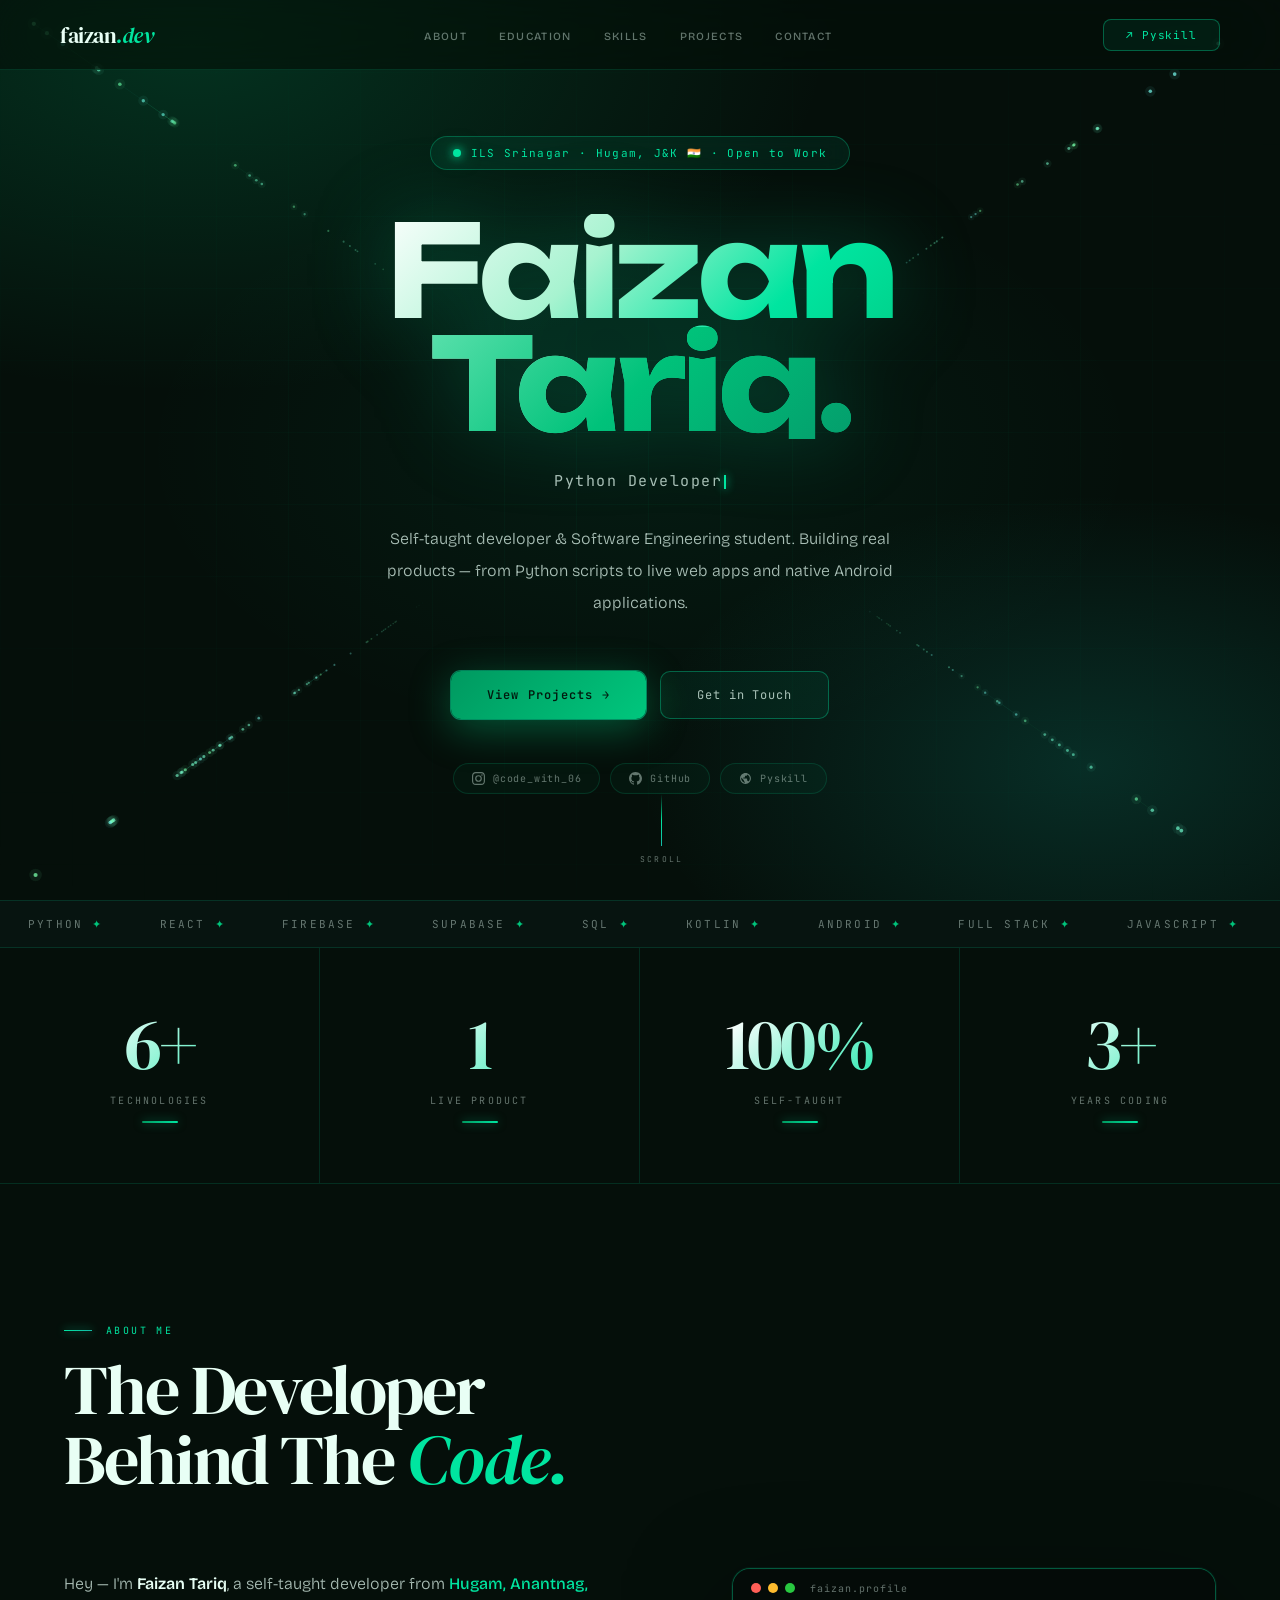
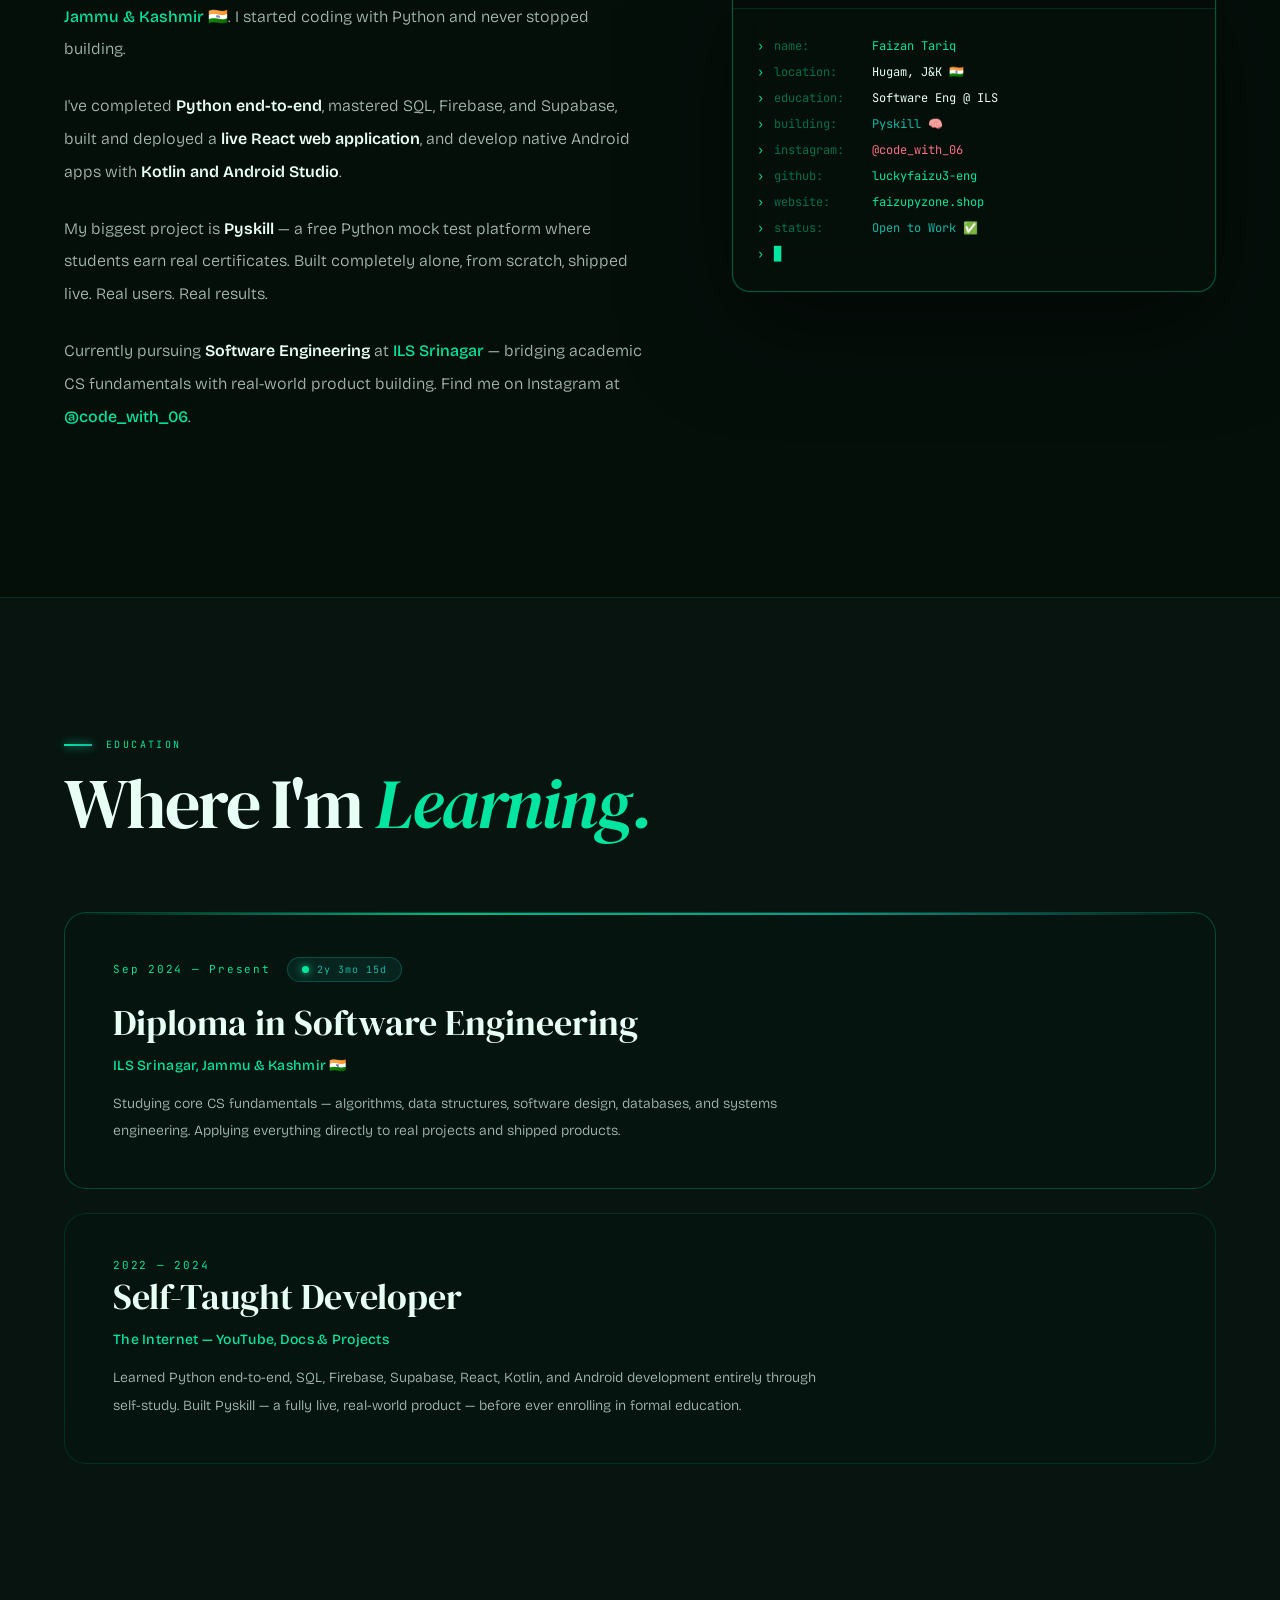
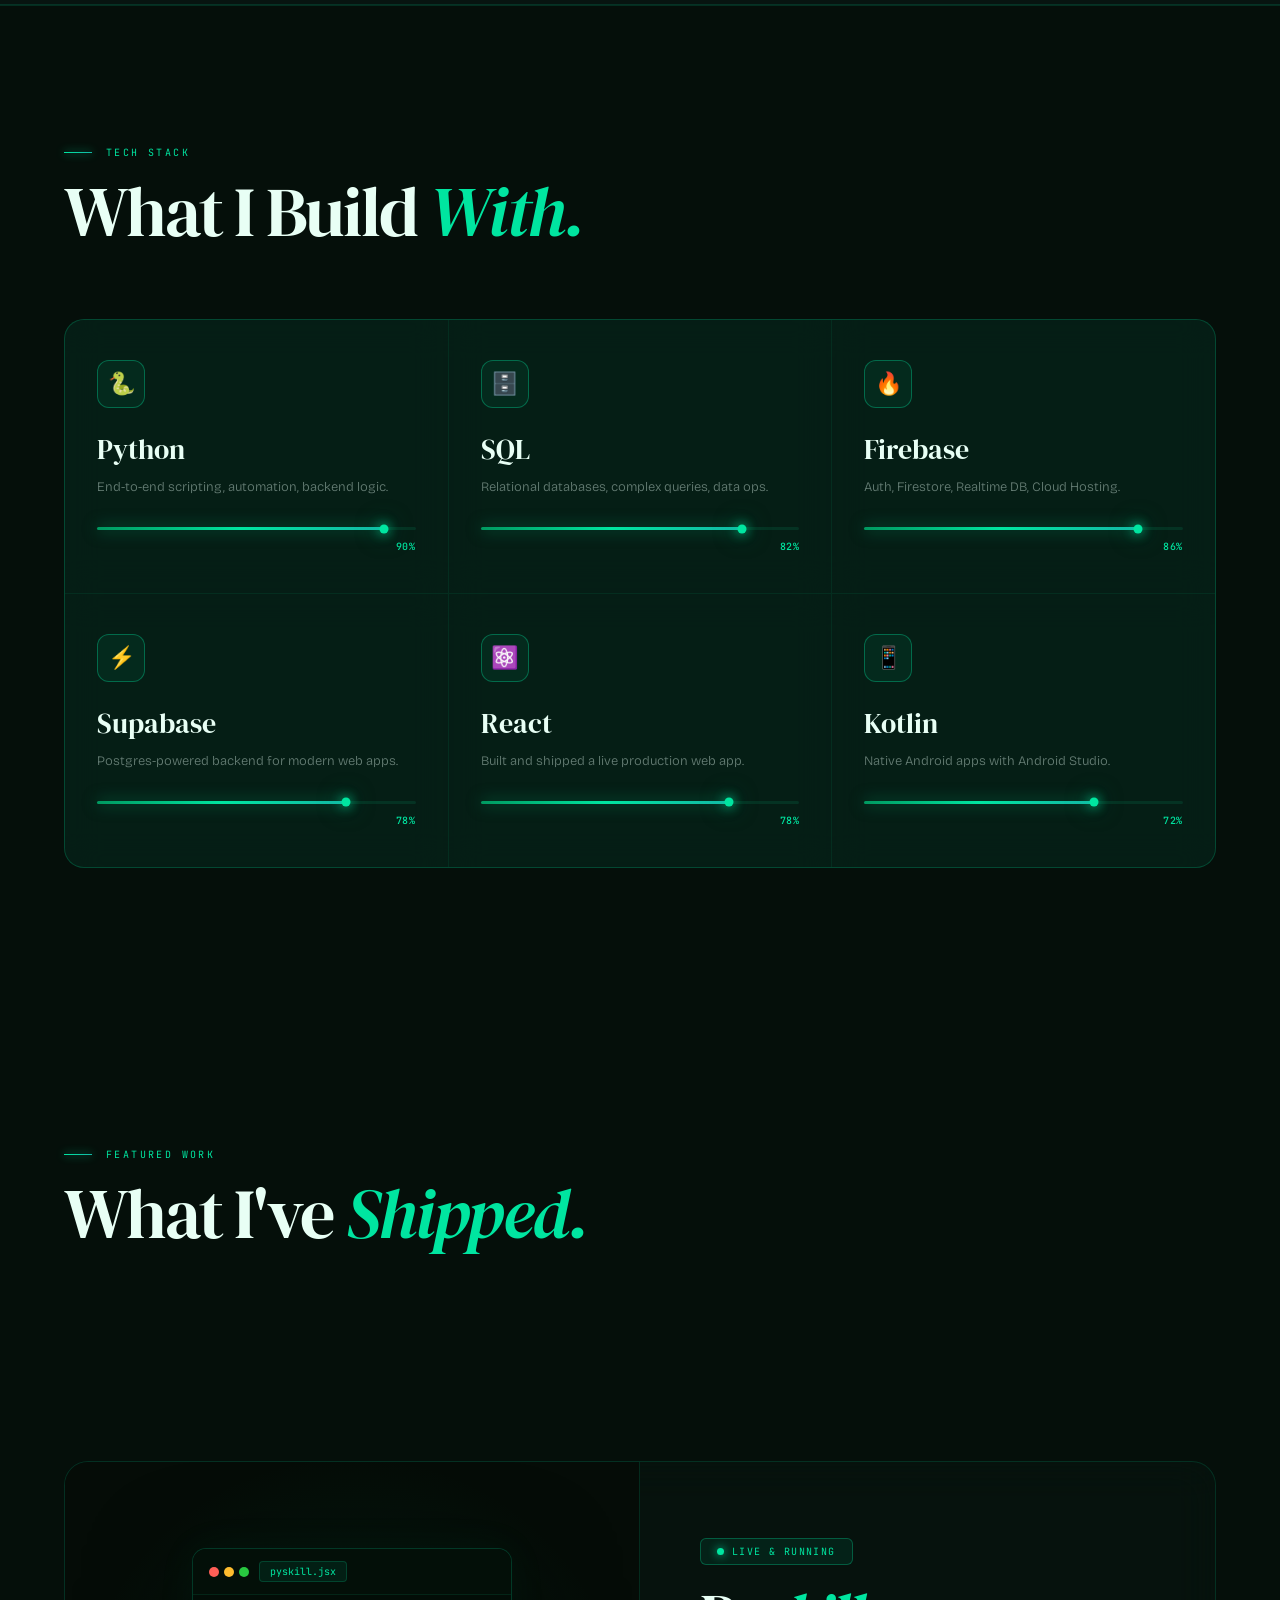
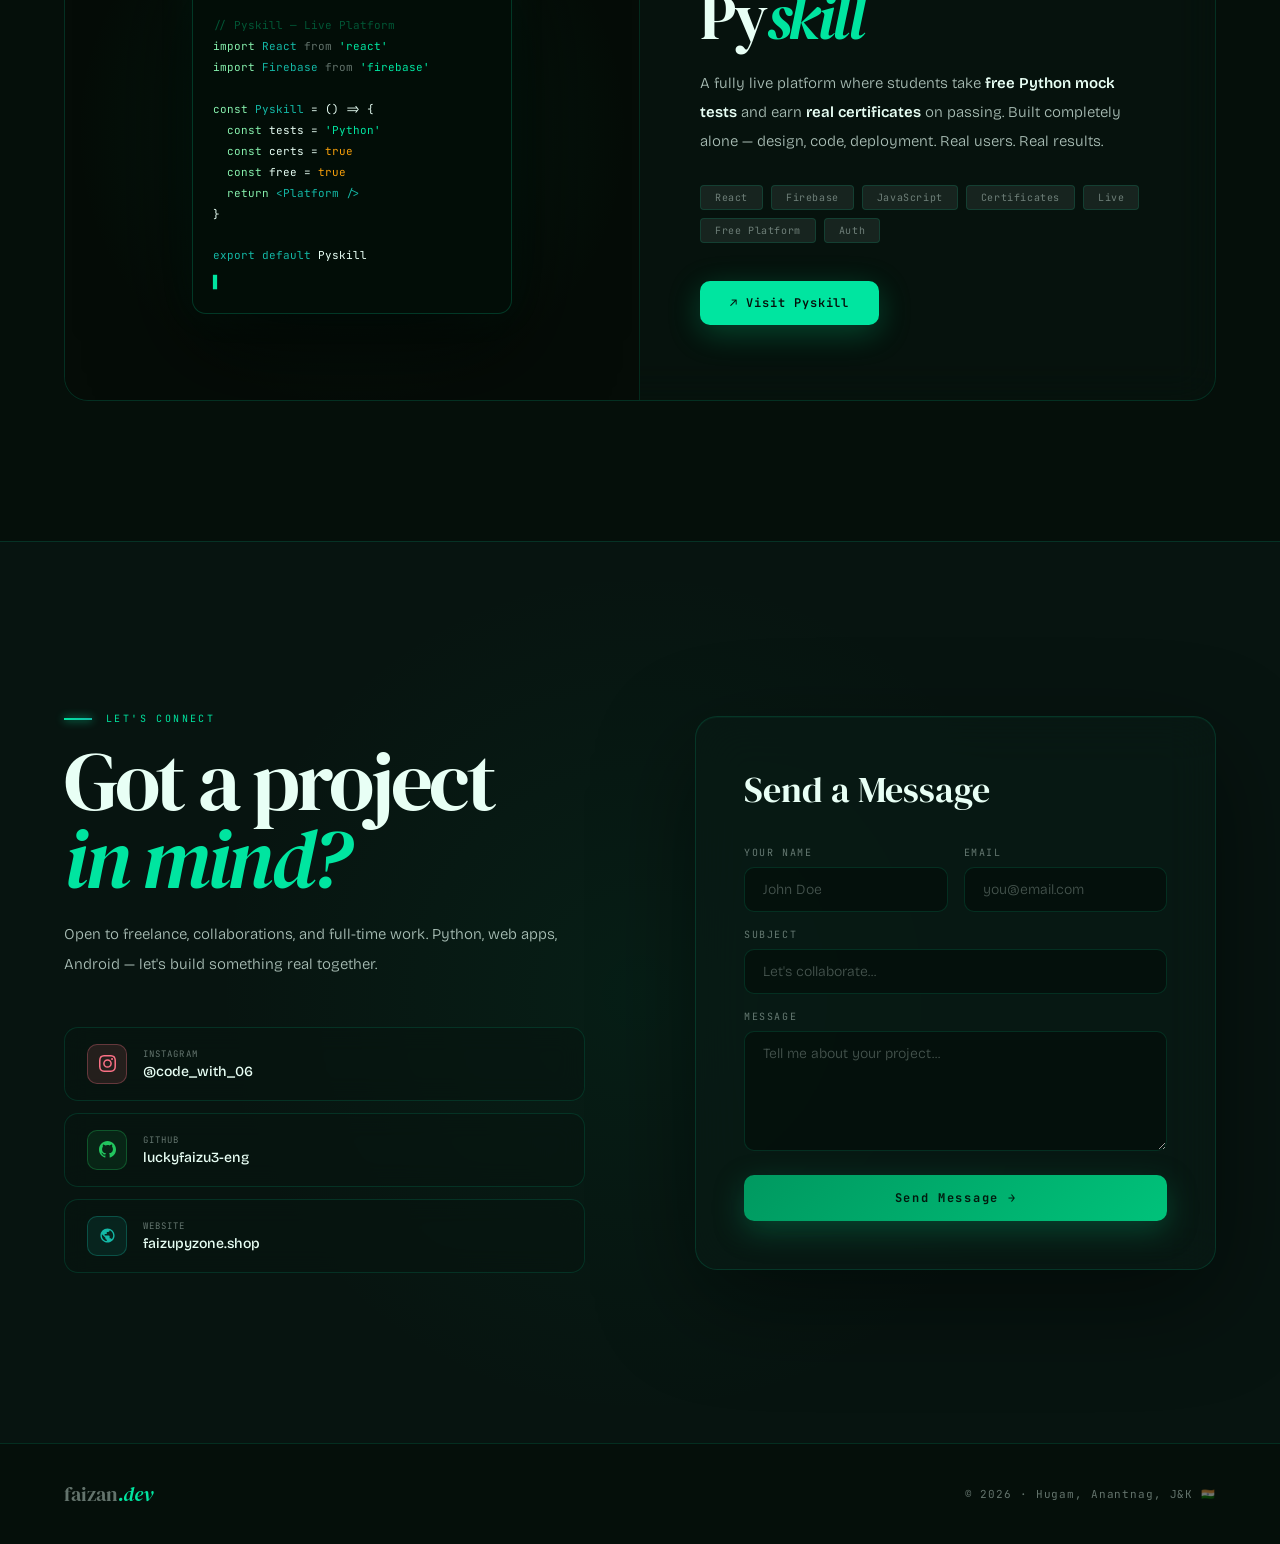
<file: index.html>
<!DOCTYPE html>
<html lang="en">
<head>
  <meta charset="UTF-8" />
  <meta name="viewport" content="width=device-width, initial-scale=1.0" />
  <title>Faizan Tariq — Developer</title>
  <link rel="stylesheet" href="style.css" />
  <link rel="preconnect" href="https://fonts.googleapis.com" />
  <link rel="preconnect" href="https://fonts.gstatic.com" crossorigin />
  <link href="https://fonts.googleapis.com/css2?family=Bricolage+Grotesque:opsz,wght@12..96,200;12..96,300;12..96,400;12..96,500;12..96,600;12..96,700;12..96,800&family=DM+Serif+Display:ital@0;1&family=JetBrains+Mono:wght@300;400;500&family=Unbounded:wght@900&display=swap" rel="stylesheet" />
</head>
<body>

  <!-- SCROLL PROGRESS -->
  <div class="spb" id="spb"></div>

  <!-- CANVAS (starfield) -->
  <canvas id="hero-canvas" class="hero-canvas"></canvas>

  <!-- NAV -->
  <nav class="nav" id="nav">
    <div class="nav-logo">faizan<span>.dev</span></div>
    <ul class="nav-links" id="nav-links">
      <li><a href="#about" class="nav-link-item">About</a></li>
      <li><a href="#education" class="nav-link-item">Education</a></li>
      <li><a href="#skills" class="nav-link-item">Skills</a></li>
      <li><a href="#projects" class="nav-link-item">Projects</a></li>
      <li><a href="#contact" class="nav-link-item">Contact</a></li>
    </ul>
    <div class="nav-right">
      <a href="https://faizupyzone.shop" target="_blank" rel="noreferrer" class="nav-btn">↗ Pyskill</a>
      <button class="hamburger" id="hamburger" aria-label="Toggle menu" aria-expanded="false">
        <span class="ham-line"></span>
        <span class="ham-line"></span>
        <span class="ham-line"></span>
      </button>
    </div>
  </nav>

  <!-- MOBILE MENU OVERLAY -->
  <div class="mob-overlay" id="mob-overlay">
    <div class="mob-menu" id="mob-menu">
      <ul class="mob-links">
        <li><a href="#about" class="mob-link">About</a></li>
        <li><a href="#education" class="mob-link">Education</a></li>
        <li><a href="#skills" class="mob-link">Skills</a></li>
        <li><a href="#projects" class="mob-link">Projects</a></li>
        <li><a href="#contact" class="mob-link">Contact</a></li>
      </ul>
      <a href="https://faizupyzone.shop" target="_blank" rel="noreferrer" class="mob-cta">↗ Visit Pyskill</a>
      <div class="mob-socials">
        <a href="https://instagram.com/code_with_06" target="_blank" rel="noreferrer" class="mob-soc">Instagram @code_with_06</a>
        <a href="https://github.com/luckyfaizu3-eng" target="_blank" rel="noreferrer" class="mob-soc">GitHub luckyfaizu3-eng</a>
      </div>
    </div>
  </div>

  <!-- HERO -->
  <section class="hero" id="home">
    <div class="hero-mesh"></div>
    <div class="hero-grid"></div>
    <div class="hero-content">
      <div class="hero-pill">
        <span class="pill-dot"></span>
        ILS Srinagar · Hugam, J&amp;K 🇮🇳 · Open to Work
      </div>
      <h1 class="hero-name">
        Faizan
        <span class="line2">Tariq.</span>
      </h1>
      <div class="hero-role">
        <span id="typed-word"></span><span class="tcur"></span>
      </div>
      <p class="hero-sub">
        Self-taught developer &amp; Software Engineering student. Building real products — from Python scripts to live web apps and native Android applications.
      </p>
      <div class="hero-btns">
        <a href="#projects" class="btn-primary">View Projects →</a>
        <a href="#contact" class="btn-secondary">Get in Touch</a>
      </div>
      <div class="hero-socials">
        <a href="https://instagram.com/code_with_06" target="_blank" rel="noreferrer" class="soc">
          <svg viewBox="0 0 24 24" fill="currentColor"><path d="M12 2.163c3.204 0 3.584.012 4.85.07 3.252.148 4.771 1.691 4.919 4.919.058 1.265.069 1.645.069 4.849 0 3.205-.012 3.584-.069 4.849-.149 3.225-1.664 4.771-4.919 4.919-1.266.058-1.644.07-4.85.07-3.204 0-3.584-.012-4.849-.07-3.26-.149-4.771-1.699-4.919-4.92-.058-1.265-.07-1.644-.07-4.849 0-3.204.013-3.583.07-4.849.149-3.227 1.664-4.771 4.919-4.919 1.266-.057 1.645-.069 4.849-.069zM12 0C8.741 0 8.333.014 7.053.072 2.695.272.273 2.69.073 7.052.014 8.333 0 8.741 0 12c0 3.259.014 3.668.072 4.948.2 4.358 2.618 6.78 6.98 6.98C8.333 23.986 8.741 24 12 24c3.259 0 3.668-.014 4.948-.072 4.354-.2 6.782-2.618 6.979-6.98.059-1.28.073-1.689.073-4.948 0-3.259-.014-3.667-.072-4.947-.196-4.354-2.617-6.78-6.979-6.98C15.668.014 15.259 0 12 0zm0 5.838a6.162 6.162 0 1 0 0 12.324 6.162 6.162 0 0 0 0-12.324zM12 16a4 4 0 1 1 0-8 4 4 0 0 1 0 8zm6.406-11.845a1.44 1.44 0 1 0 0 2.881 1.44 1.44 0 0 0 0-2.881z"/></svg>
          @code_with_06
        </a>
        <a href="https://github.com/luckyfaizu3-eng" target="_blank" rel="noreferrer" class="soc">
          <svg viewBox="0 0 24 24" fill="currentColor"><path d="M12 0C5.374 0 0 5.373 0 12c0 5.302 3.438 9.8 8.207 11.387.599.111.793-.261.793-.577v-2.234c-3.338.726-4.033-1.416-4.033-1.416-.546-1.387-1.333-1.756-1.333-1.756-1.089-.745.083-.729.083-.729 1.205.084 1.839 1.237 1.839 1.237 1.07 1.834 2.807 1.304 3.492.997.107-.775.418-1.305.762-1.604-2.665-.305-5.467-1.334-5.467-5.931 0-1.311.469-2.381 1.236-3.221-.124-.303-.535-1.524.117-3.176 0 0 1.008-.322 3.301 1.23A11.509 11.509 0 0 1 12 5.803c1.02.005 2.047.138 3.006.404 2.291-1.552 3.297-1.23 3.297-1.23.653 1.653.242 2.874.118 3.176.77.84 1.235 1.911 1.235 3.221 0 4.609-2.807 5.624-5.479 5.921.43.372.823 1.102.823 2.222v3.293c0 .319.192.694.801.576C20.566 21.797 24 17.3 24 12c0-6.627-5.373-12-12-12z"/></svg>
          GitHub
        </a>
        <a href="https://faizupyzone.shop" target="_blank" rel="noreferrer" class="soc">
          <svg viewBox="0 0 24 24" fill="currentColor"><path d="M12 2C6.48 2 2 6.48 2 12s4.48 10 10 10 10-4.48 10-10S17.52 2 12 2zm-1 17.93c-3.95-.49-7-3.85-7-7.93 0-.62.08-1.21.21-1.79L9 15v1c0 1.1.9 2 2 2v1.93zm6.9-2.54c-.26-.81-1-1.39-1.9-1.39h-1v-3c0-.55-.45-1-1-1H8v-2h2c.55 0 1-.45 1-1V7h2c1.1 0 2-.9 2-2v-.41c2.93 1.19 5 4.06 5 7.41 0 2.08-.8 3.97-2.1 5.39z"/></svg>
          Pyskill
        </a>
      </div>
    </div>
    <div class="scroll-ind">
      <div class="scroll-line"></div>
      <span class="scroll-lbl">Scroll</span>
    </div>
  </section>

  <!-- MARQUEE -->
  <div class="marq">
    <div class="marq-track" id="marq-track"></div>
  </div>

  <!-- STATS -->
  <div class="stats">
    <div class="stat">
      <div class="stat-n" data-target="6" data-suffix="+">0+</div>
      <div class="stat-l">Technologies</div>
      <div class="stat-bar"></div>
    </div>
    <div class="stat">
      <div class="stat-n" data-target="1" data-suffix="">0</div>
      <div class="stat-l">Live Product</div>
      <div class="stat-bar"></div>
    </div>
    <div class="stat">
      <div class="stat-n" data-target="100" data-suffix="%">0%</div>
      <div class="stat-l">Self-Taught</div>
      <div class="stat-bar"></div>
    </div>
    <div class="stat">
      <div class="stat-n" data-target="3" data-suffix="+">0+</div>
      <div class="stat-l">Years Coding</div>
      <div class="stat-bar"></div>
    </div>
  </div>

  <!-- ABOUT -->
  <section id="about">
    <div class="sec">
      <div class="stag rv">About Me</div>
      <h2 class="sh rv d1">The Developer<br />Behind The <em>Code.</em></h2>
      <div class="about-grid">
        <div class="about-copy rvl d2">
          <p>Hey — I'm <strong>Faizan Tariq</strong>, a self-taught developer from <span class="hl">Hugam, Anantnag, Jammu &amp; Kashmir 🇮🇳</span>. I started coding with Python and never stopped building.</p>
          <p>I've completed <strong>Python end-to-end</strong>, mastered SQL, Firebase, and Supabase, built and deployed a <strong>live React web application</strong>, and develop native Android apps with <strong>Kotlin and Android Studio</strong>.</p>
          <p>My biggest project is <strong>Pyskill</strong> — a free Python mock test platform where students earn real certificates. Built completely alone, from scratch, shipped live. Real users. Real results.</p>
          <p>Currently pursuing <strong>Software Engineering</strong> at <span class="hl">ILS Srinagar</span> — bridging academic CS fundamentals with real-world product building. Find me on Instagram at <span class="hl">@code_with_06</span>.</p>
        </div>
        <div class="term rvr d3">
          <div class="term-bar">
            <span class="tdot" style="background:#ff5f57"></span>
            <span class="tdot" style="background:#febc2e"></span>
            <span class="tdot" style="background:#28c840"></span>
            <span class="tttl">faizan.profile</span>
          </div>
          <div class="term-body">
            <div class="tl"><span class="tp">›</span><span class="tk">name:</span><span class="tv tc">Faizan Tariq</span></div>
            <div class="tl"><span class="tp">›</span><span class="tk">location:</span><span class="tv">Hugam, J&amp;K 🇮🇳</span></div>
            <div class="tl"><span class="tp">›</span><span class="tk">education:</span><span class="tv">Software Eng @ ILS</span></div>
            <div class="tl"><span class="tp">›</span><span class="tk">building:</span><span class="tv tg">Pyskill 🧠</span></div>
            <div class="tl"><span class="tp">›</span><span class="tk">instagram:</span><span class="tv tr">@code_with_06</span></div>
            <div class="tl"><span class="tp">›</span><span class="tk">github:</span><span class="tv tc">luckyfaizu3-eng</span></div>
            <div class="tl"><span class="tp">›</span><span class="tk">website:</span><span class="tv tc">faizupyzone.shop</span></div>
            <div class="tl"><span class="tp">›</span><span class="tk">status:</span><span class="tv tg">Open to Work ✅</span></div>
            <div class="tl"><span class="tp">›</span><span class="tcursor">█</span></div>
          </div>
        </div>
      </div>
    </div>
  </section>

  <!-- EDUCATION -->
  <div class="edu-wrap" id="education">
    <div class="edu-inner">
      <div class="stag rv">Education</div>
      <h2 class="sh rv d1">Where I'm <em>Learning.</em></h2>
      <div class="edu-tl">
        <div class="edu-item rv d2">
          <div class="edu-yr-row">
            <span class="edu-yr">Sep 2024 — Present</span>
            <span class="edu-timer">
              <span class="timer-dot"></span>
              <span id="edu-elapsed">1y 7mo</span>
            </span>
          </div>
          <div class="edu-deg">Diploma in Software Engineering</div>
          <div class="edu-sch">ILS Srinagar, Jammu &amp; Kashmir 🇮🇳</div>
          <div class="edu-dsc">Studying core CS fundamentals — algorithms, data structures, software design, databases, and systems engineering. Applying everything directly to real projects and shipped products.</div>
        </div>
        <div class="edu-item rv d3">
          <div class="edu-yr">2022 — 2024</div>
          <div class="edu-deg">Self-Taught Developer</div>
          <div class="edu-sch">The Internet — YouTube, Docs &amp; Projects</div>
          <div class="edu-dsc">Learned Python end-to-end, SQL, Firebase, Supabase, React, Kotlin, and Android development entirely through self-study. Built Pyskill — a fully live, real-world product — before ever enrolling in formal education.</div>
        </div>
      </div>
    </div>
  </div>

  <!-- SKILLS -->
  <div class="skills-bg" id="skills">
    <div class="skills-inner">
      <div class="stag rv">Tech Stack</div>
      <h2 class="sh rv d1">What I Build <em>With.</em></h2>
      <div class="sk-grid">
        <div class="sk-card rv" data-bars style="transition-delay:0s">
          <div class="sk-ico">🐍</div>
          <div class="sk-nm">Python</div>
          <div class="sk-ds">End-to-end scripting, automation, backend logic.</div>
          <div class="sk-tr"><div class="sk-fl" data-level="90"></div></div>
          <div class="sk-pc">90%</div>
        </div>
        <div class="sk-card rv" data-bars style="transition-delay:0.08s">
          <div class="sk-ico">🗄️</div>
          <div class="sk-nm">SQL</div>
          <div class="sk-ds">Relational databases, complex queries, data ops.</div>
          <div class="sk-tr"><div class="sk-fl" data-level="82"></div></div>
          <div class="sk-pc">82%</div>
        </div>
        <div class="sk-card rv" data-bars style="transition-delay:0.16s">
          <div class="sk-ico">🔥</div>
          <div class="sk-nm">Firebase</div>
          <div class="sk-ds">Auth, Firestore, Realtime DB, Cloud Hosting.</div>
          <div class="sk-tr"><div class="sk-fl" data-level="86"></div></div>
          <div class="sk-pc">86%</div>
        </div>
        <div class="sk-card rv" data-bars style="transition-delay:0.24s">
          <div class="sk-ico">⚡</div>
          <div class="sk-nm">Supabase</div>
          <div class="sk-ds">Postgres-powered backend for modern web apps.</div>
          <div class="sk-tr"><div class="sk-fl" data-level="78"></div></div>
          <div class="sk-pc">78%</div>
        </div>
        <div class="sk-card rv" data-bars style="transition-delay:0.32s">
          <div class="sk-ico">⚛️</div>
          <div class="sk-nm">React</div>
          <div class="sk-ds">Built and shipped a live production web app.</div>
          <div class="sk-tr"><div class="sk-fl" data-level="78"></div></div>
          <div class="sk-pc">78%</div>
        </div>
        <div class="sk-card rv" data-bars style="transition-delay:0.40s">
          <div class="sk-ico">📱</div>
          <div class="sk-nm">Kotlin</div>
          <div class="sk-ds">Native Android apps with Android Studio.</div>
          <div class="sk-tr"><div class="sk-fl" data-level="72"></div></div>
          <div class="sk-pc">72%</div>
        </div>
      </div>
    </div>
  </div>

  <!-- PROJECTS -->
  <section id="projects">
    <div class="sec">
      <div class="stag rv">Featured Work</div>
      <h2 class="sh rv d1">What I've <em>Shipped.</em></h2>
    </div>
    <div class="proj-sec">
      <div class="proj-card rv">
        <div class="proj-vis">
          <div class="code-win">
            <div class="cw-bar">
              <div class="cwdots">
                <span class="cwdot" style="background:#ff5f57"></span>
                <span class="cwdot" style="background:#febc2e"></span>
                <span class="cwdot" style="background:#28c840"></span>
              </div>
              <span class="cwtab">pyskill.jsx</span>
            </div>
            <div class="cw-body">
              <div><span class="cc">// Pyskill — Live Platform</span></div>
              <div><span class="ck">import</span> <span class="cf">React</span> <span class="cm">from</span> <span class="cs">'react'</span></div>
              <div><span class="ck">import</span> <span class="cf">Firebase</span> <span class="cm">from</span> <span class="cs">'firebase'</span></div>
              <br/>
              <div><span class="ck">const</span> <span class="cf">Pyskill</span> = () =&gt; {</div>
              <div class="indent"><span class="ck">const</span> tests = <span class="cs">'Python'</span></div>
              <div class="indent"><span class="ck">const</span> certs = <span class="cn">true</span></div>
              <div class="indent"><span class="ck">const</span> free = <span class="cn">true</span></div>
              <div class="indent"><span class="ck">return</span> <span class="cf">&lt;Platform /&gt;</span></div>
              <div>}</div>
              <br/>
              <div><span class="cf">export default</span> Pyskill</div>
              <div class="code-cursor">▋</div>
            </div>
          </div>
        </div>
        <div class="proj-info">
          <div class="live-badge"><span class="lb-dot"></span>Live &amp; Running</div>
          <h3 class="proj-ttl">Py<em>skill</em></h3>
          <p class="proj-dsc">A fully live platform where students take <strong>free Python mock tests</strong> and earn <strong>real certificates</strong> on passing. Built completely alone — design, code, deployment. Real users. Real results.</p>
          <div class="tags">
            <span class="tag">React</span>
            <span class="tag">Firebase</span>
            <span class="tag">JavaScript</span>
            <span class="tag">Certificates</span>
            <span class="tag">Live</span>
            <span class="tag">Free Platform</span>
            <span class="tag">Auth</span>
          </div>
          <a href="https://faizupyzone.shop" target="_blank" rel="noreferrer" class="proj-lnk">↗ Visit Pyskill</a>
        </div>
      </div>
    </div>
  </section>

  <!-- CONTACT -->
  <div class="contact-bg" id="contact">
    <div class="contact-inner">
      <div>
        <div class="stag rv">Let's Connect</div>
        <h2 class="contact-h rv d1">Got a project<br /><em>in mind?</em></h2>
        <p class="contact-sub rv d2">Open to freelance, collaborations, and full-time work. Python, web apps, Android — let's build something real together.</p>
        <div class="c-links rv d3">
          <a href="https://instagram.com/code_with_06" target="_blank" rel="noreferrer" class="c-link">
            <div class="c-ico" style="background:rgba(251,113,133,0.12);border:1px solid rgba(251,113,133,0.3)">
              <svg viewBox="0 0 24 24" fill="#fb7185"><path d="M12 2.163c3.204 0 3.584.012 4.85.07 3.252.148 4.771 1.691 4.919 4.919.058 1.265.069 1.645.069 4.849 0 3.205-.012 3.584-.069 4.849-.149 3.225-1.664 4.771-4.919 4.919-1.266.058-1.644.07-4.85.07-3.204 0-3.584-.012-4.849-.07-3.26-.149-4.771-1.699-4.919-4.92-.058-1.265-.07-1.644-.07-4.849 0-3.204.013-3.583.07-4.849.149-3.227 1.664-4.771 4.919-4.919 1.266-.057 1.645-.069 4.849-.069zM12 0C8.741 0 8.333.014 7.053.072 2.695.272.273 2.69.073 7.052.014 8.333 0 8.741 0 12c0 3.259.014 3.668.072 4.948.2 4.358 2.618 6.78 6.98 6.98C8.333 23.986 8.741 24 12 24c3.259 0 3.668-.014 4.948-.072 4.354-.2 6.782-2.618 6.979-6.98.059-1.28.073-1.689.073-4.948 0-3.259-.014-3.667-.072-4.947-.196-4.354-2.617-6.78-6.979-6.98C15.668.014 15.259 0 12 0zm0 5.838a6.162 6.162 0 1 0 0 12.324 6.162 6.162 0 0 0 0-12.324zM12 16a4 4 0 1 1 0-8 4 4 0 0 1 0 8zm6.406-11.845a1.44 1.44 0 1 0 0 2.881 1.44 1.44 0 0 0 0-2.881z"/></svg>
            </div>
            <div><div class="c-lbl">Instagram</div><div class="c-val">@code_with_06</div></div>
          </a>
          <a href="https://github.com/luckyfaizu3-eng" target="_blank" rel="noreferrer" class="c-link">
            <div class="c-ico" style="background:rgba(34,197,94,0.1);border:1px solid rgba(34,197,94,0.3)">
              <svg viewBox="0 0 24 24" fill="#22c55e"><path d="M12 0C5.374 0 0 5.373 0 12c0 5.302 3.438 9.8 8.207 11.387.599.111.793-.261.793-.577v-2.234c-3.338.726-4.033-1.416-4.033-1.416-.546-1.387-1.333-1.756-1.333-1.756-1.089-.745.083-.729.083-.729 1.205.084 1.839 1.237 1.839 1.237 1.07 1.834 2.807 1.304 3.492.997.107-.775.418-1.305.762-1.604-2.665-.305-5.467-1.334-5.467-5.931 0-1.311.469-2.381 1.236-3.221-.124-.303-.535-1.524.117-3.176 0 0 1.008-.322 3.301 1.23A11.509 11.509 0 0 1 12 5.803c1.02.005 2.047.138 3.006.404 2.291-1.552 3.297-1.23 3.297-1.23.653 1.653.242 2.874.118 3.176.77.84 1.235 1.911 1.235 3.221 0 4.609-2.807 5.624-5.479 5.921.43.372.823 1.102.823 2.222v3.293c0 .319.192.694.801.576C20.566 21.797 24 17.3 24 12c0-6.627-5.373-12-12-12z"/></svg>
            </div>
            <div><div class="c-lbl">GitHub</div><div class="c-val">luckyfaizu3-eng</div></div>
          </a>
          <a href="https://faizupyzone.shop" target="_blank" rel="noreferrer" class="c-link">
            <div class="c-ico" style="background:rgba(20,184,166,0.1);border:1px solid rgba(20,184,166,0.3)">
              <svg viewBox="0 0 24 24" fill="#14b8a6"><path d="M12 2C6.48 2 2 6.48 2 12s4.48 10 10 10 10-4.48 10-10S17.52 2 12 2zm-1 17.93c-3.95-.49-7-3.85-7-7.93 0-.62.08-1.21.21-1.79L9 15v1c0 1.1.9 2 2 2v1.93zm6.9-2.54c-.26-.81-1-1.39-1.9-1.39h-1v-3c0-.55-.45-1-1-1H8v-2h2c.55 0 1-.45 1-1V7h2c1.1 0 2-.9 2-2v-.41c2.93 1.19 5 4.06 5 7.41 0 2.08-.8 3.97-2.1 5.39z"/></svg>
            </div>
            <div><div class="c-lbl">Website</div><div class="c-val">faizupyzone.shop</div></div>
          </a>
        </div>
      </div>
      <div class="rvr d2">
        <div class="fc" id="contact-form-wrap">
          <div class="fc-ttl">Send a Message</div>
          <div class="frow">
            <div class="fg"><label class="fl">Your Name</label><input class="fi" id="f-name" placeholder="John Doe" /></div>
            <div class="fg"><label class="fl">Email</label><input class="fi" id="f-email" type="email" placeholder="you@email.com" /></div>
          </div>
          <div class="fg"><label class="fl">Subject</label><input class="fi" id="f-subject" placeholder="Let's collaborate..." /></div>
          <div class="fg"><label class="fl">Message</label><textarea class="fi" id="f-message" placeholder="Tell me about your project..."></textarea></div>
          <div class="ferr" id="f-err" style="display:none"></div>
          <button class="fsub" id="f-submit">Send Message →</button>
        </div>
      </div>
    </div>
  </div>

  <!-- FOOTER -->
  <footer class="footer">
    <div class="footer-logo">faizan<span>.dev</span></div>
    <div class="footer-r">© 2026 · Hugam, Anantnag, J&amp;K 🇮🇳</div>
  </footer>

  <script src="script.js"></script>
</body>
</html>
</file>
<file: style.css>
/* ── RESET & ROOT ── */
*, *::before, *::after { box-sizing: border-box; margin: 0; padding: 0; }
html { scroll-behavior: smooth; }

:root {
  --bg:      #050f0a;
  --bg2:     #071410;
  --bg3:     #091a14;
  --bg4:     #0c2018;
  --c1:      #e8fff5;
  --c2:      #00e5a0;
  --c3:      #00c27a;
  --c4:      #009960;
  --teal:    #14b8a6;
  --teal2:   #0d9488;
  --lime:    #84cc16;
  --amber:   #f59e0b;
  --coral:   #f97316;
  --cyan:    #06b6d4;
  --muted:   rgba(232,255,245,0.72);
  --muted2:  rgba(232,255,245,0.42);
  --muted3:  rgba(232,255,245,0.08);
  --border:  rgba(0,229,160,0.14);
  --border2: rgba(0,229,160,0.35);
  --glass:   rgba(7,20,16,0.6);
  --glass2:  rgba(9,26,20,0.75);
  --serif:   'DM Serif Display', Georgia, serif;
  --sans:    'Bricolage Grotesque', sans-serif;
  --mono:    'JetBrains Mono', monospace;
}

body {
  background: var(--bg);
  color: var(--c1);
  font-family: var(--sans);
  overflow-x: hidden;
  -webkit-font-smoothing: antialiased;
}

::selection { background: rgba(0,229,160,0.35); color: #fff; }
::-webkit-scrollbar { width: 3px; }
::-webkit-scrollbar-track { background: var(--bg); }
::-webkit-scrollbar-thumb { background: linear-gradient(var(--c3), var(--teal)); border-radius: 10px; }
a { text-decoration: none; color: inherit; }

/* ── SCROLL PROGRESS ── */
.spb {
  position: fixed; top: 0; left: 0; height: 3px; width: 0;
  background: linear-gradient(90deg, var(--c4), var(--c2), var(--teal), var(--lime));
  background-size: 300% 100%;
  animation: gradShift 3s linear infinite;
  z-index: 9999;
  transition: width .06s linear;
  box-shadow: 0 0 18px var(--c2), 0 0 36px rgba(0,229,160,0.4);
}
@keyframes gradShift { 0%{background-position:0% 50%} 100%{background-position:300% 50%} }

/* ── NAV ── */
.nav {
  position: fixed; top: 0; width: 100%; z-index: 1000;
  padding: 0 60px; height: 70px;
  display: flex; justify-content: space-between; align-items: center;
  background: rgba(5,15,10,0.65);
  backdrop-filter: blur(40px) saturate(200%);
  border-bottom: 1px solid var(--border);
  transition: all .4s cubic-bezier(.16,1,.3,1);
}
.nav.scrolled { height: 58px; background: rgba(5,15,10,0.9); border-bottom-color: var(--border2); }
.nav-logo { font-family: var(--serif); font-size: 22px; color: var(--c1); letter-spacing: -.02em; }
.nav-logo span { color: var(--c2); font-style: italic; }

.nav-links { display: flex; gap: 32px; list-style: none; }
.nav-links a {
  font-size: 11px; font-weight: 500;
  color: var(--muted2); letter-spacing: .12em; text-transform: uppercase;
  transition: color .25s; position: relative; padding-bottom: 4px;
}
.nav-links a::after {
  content: ''; position: absolute; bottom: 0; left: 0;
  width: 0; height: 1.5px;
  background: linear-gradient(90deg, var(--c2), var(--teal));
  transition: width .35s cubic-bezier(.16,1,.3,1);
  box-shadow: 0 0 8px var(--c2);
}
.nav-links a:hover { color: var(--c2); }
.nav-links a:hover::after { width: 100%; }

.nav-right { display: flex; align-items: center; gap: 14px; }

.nav-btn {
  font-family: var(--mono); font-size: 11px;
  color: var(--c2); border: 1px solid var(--border2);
  padding: 8px 22px; border-radius: 8px;
  background: rgba(0,229,160,0.07); letter-spacing: .08em;
  transition: all .3s cubic-bezier(.16,1,.3,1);
  position: relative; overflow: hidden;
}
.nav-btn:hover { background: rgba(0,229,160,0.16); box-shadow: 0 0 28px rgba(0,229,160,0.3); transform: translateY(-1px); }

/* ── HAMBURGER ── */
.hamburger {
  display: none;
  flex-direction: column; justify-content: center; align-items: center;
  gap: 5px; width: 42px; height: 42px;
  background: rgba(0,229,160,0.07); border: 1px solid var(--border2);
  border-radius: 10px; cursor: pointer;
  transition: all .3s; flex-shrink: 0;
}
.hamburger:hover { background: rgba(0,229,160,0.14); }
.ham-line {
  display: block; width: 20px; height: 2px;
  background: var(--c2); border-radius: 2px;
  transition: all .35s cubic-bezier(.16,1,.3,1);
  transform-origin: center;
}
.hamburger.open .ham-line:nth-child(1) { transform: translateY(7px) rotate(45deg); }
.hamburger.open .ham-line:nth-child(2) { opacity: 0; transform: scaleX(0); }
.hamburger.open .ham-line:nth-child(3) { transform: translateY(-7px) rotate(-45deg); }

/* ── MOBILE OVERLAY ── */
.mob-overlay {
  position: fixed; inset: 0; z-index: 998;
  background: rgba(5,15,10,0.97);
  backdrop-filter: blur(24px);
  display: flex; flex-direction: column; align-items: center; justify-content: center;
  opacity: 0; pointer-events: none;
  transition: opacity .4s cubic-bezier(.16,1,.3,1);
}
.mob-overlay.open { opacity: 1; pointer-events: all; }

.mob-menu { text-align: center; width: 100%; padding: 0 32px; }
.mob-links { list-style: none; margin-bottom: 40px; }
.mob-links li { overflow: hidden; }
.mob-link {
  display: block; font-family: var(--serif); font-size: clamp(36px,8vw,52px);
  color: var(--muted2); letter-spacing: -.02em; padding: 10px 0;
  transition: color .25s, transform .25s;
  transform: translateY(40px); opacity: 0;
  transition: all .5s cubic-bezier(.16,1,.3,1);
}
.mob-overlay.open .mob-link { transform: translateY(0); opacity: 1; }
.mob-overlay.open .mob-links li:nth-child(1) .mob-link { transition-delay: .1s; }
.mob-overlay.open .mob-links li:nth-child(2) .mob-link { transition-delay: .15s; }
.mob-overlay.open .mob-links li:nth-child(3) .mob-link { transition-delay: .2s; }
.mob-overlay.open .mob-links li:nth-child(4) .mob-link { transition-delay: .25s; }
.mob-overlay.open .mob-links li:nth-child(5) .mob-link { transition-delay: .3s; }
.mob-link:hover { color: var(--c2); transform: translateX(8px) !important; }

.mob-cta {
  display: inline-block; font-family: var(--mono); font-size: 13px;
  color: var(--bg); background: var(--c2);
  padding: 14px 36px; border-radius: 10px; letter-spacing: .1em;
  margin-bottom: 36px; transition: all .3s;
  opacity: 0; transform: translateY(20px);
  transition: opacity .5s .35s, transform .5s .35s cubic-bezier(.16,1,.3,1), background .2s, box-shadow .2s;
}
.mob-overlay.open .mob-cta { opacity: 1; transform: translateY(0); }
.mob-cta:hover { background: var(--c3); box-shadow: 0 8px 32px rgba(0,229,160,0.4); }

.mob-socials {
  display: flex; flex-direction: column; gap: 10px; align-items: center;
  opacity: 0; transform: translateY(16px);
  transition: opacity .5s .4s, transform .5s .4s;
}
.mob-overlay.open .mob-socials { opacity: 1; transform: translateY(0); }
.mob-soc {
  font-family: var(--mono); font-size: 11px; color: var(--muted2);
  letter-spacing: .1em; transition: color .25s;
}
.mob-soc:hover { color: var(--c2); }

/* ── HERO ── */
.hero {
  min-height: 100vh;
  display: flex; flex-direction: column;
  align-items: center; justify-content: center;
  text-align: center;
  padding: 110px 24px 80px;
  position: relative; overflow: hidden;
}
.hero-canvas { position: absolute; inset: 0; width: 100%; height: 100%; pointer-events: none; z-index: 0; }
.hero-mesh {
  position: absolute; inset: 0;
  background:
    radial-gradient(ellipse 90% 70% at 15% 5%, rgba(0,153,96,0.25) 0%, transparent 55%),
    radial-gradient(ellipse 70% 60% at 85% 85%, rgba(20,184,166,0.18) 0%, transparent 50%),
    radial-gradient(ellipse 60% 50% at 50% 50%, rgba(0,229,160,0.06) 0%, transparent 65%);
  animation: meshPulse 8s ease-in-out infinite alternate;
  pointer-events: none;
}
@keyframes meshPulse { 0%{opacity:.7;transform:scale(1)} 100%{opacity:1;transform:scale(1.04)} }
.hero-grid {
  position: absolute; inset: 0;
  background-image:
    linear-gradient(rgba(0,229,160,0.04) 1px, transparent 1px),
    linear-gradient(90deg, rgba(0,229,160,0.04) 1px, transparent 1px);
  background-size: 72px 72px;
  mask-image: radial-gradient(ellipse 75% 65% at 50% 50%, black 0%, transparent 100%);
  pointer-events: none;
  animation: gridDrift 20s linear infinite;
}
@keyframes gridDrift { 0%{background-position:0 0,0 0} 100%{background-position:72px 72px,72px 72px} }
.hero-content { position: relative; z-index: 1; max-width: 1040px; }

.hero-pill {
  display: inline-flex; align-items: center; gap: 10px;
  font-family: var(--mono); font-size: 11px; color: var(--c2);
  border: 1px solid rgba(0,229,160,0.28);
  background: rgba(0,229,160,0.08);
  padding: 9px 22px; border-radius: 100px;
  letter-spacing: .12em; margin-bottom: 44px;
  animation: fadeUp .9s ease both;
  backdrop-filter: blur(12px);
}
.pill-dot {
  width: 8px; height: 8px; border-radius: 50%;
  background: var(--c2);
  box-shadow: 0 0 10px var(--c2), 0 0 20px rgba(0,229,160,0.5);
  animation: pulse 2.2s infinite; flex-shrink: 0;
}
@keyframes pulse { 0%,100%{opacity:1;transform:scale(1)} 50%{opacity:.3;transform:scale(.7)} }

.hero-name {
  font-family: 'Unbounded', sans-serif;
  font-weight: 700;
  font-size: clamp(52px, 10vw, 132px);
  letter-spacing: -0.04em; line-height: .88;
  margin-bottom: 32px;
  animation: fadeUp .9s .08s ease both;
  background: linear-gradient(135deg, #ffffff 0%, #a7f3d0 35%, #00e5a0 65%, #00c27a 100%);
  -webkit-background-clip: text; -webkit-text-fill-color: transparent; background-clip: text;
  filter: drop-shadow(0 0 40px rgba(0,229,160,0.25));
}
.hero-name .line2 {
  display: block;
  background: linear-gradient(135deg, #6ee7b7 0%, #00c27a 50%, #059669 100%);
  -webkit-background-clip: text; -webkit-text-fill-color: transparent; background-clip: text;
}

.hero-role {
  font-family: var(--mono); font-size: clamp(12px, 1.5vw, 15px);
  color: var(--muted); letter-spacing: .1em;
  min-height: 24px; margin-bottom: 28px;
  animation: fadeUp .9s .18s ease both;
}
.tcur {
  display: inline-block; width: 2px; height: .9em;
  background: var(--c2); margin-left: 2px; vertical-align: middle;
  animation: blink 1s step-end infinite;
  box-shadow: 0 0 8px var(--c2);
}
@keyframes blink { 0%,100%{opacity:1} 50%{opacity:0} }
.hero-sub {
  font-size: 16px; font-weight: 300; color: var(--muted); line-height: 2;
  max-width: 540px; margin: 0 auto 52px;
  animation: fadeUp .9s .28s ease both;
}
.hero-btns {
  display: flex; gap: 14px; justify-content: center;
  flex-wrap: wrap; margin-bottom: 44px;
  animation: fadeUp .9s .36s ease both;
}
.btn-primary {
  display: inline-flex; align-items: center; gap: 9px;
  padding: 15px 36px;
  background: linear-gradient(135deg, var(--c4) 0%, var(--c3) 50%, var(--c2) 100%);
  background-size: 200% 100%;
  color: #021a0e; font-family: var(--mono); font-size: 12px; font-weight: 600;
  border-radius: 10px; letter-spacing: .1em;
  box-shadow: 0 0 0 1px rgba(0,229,160,0.5), 0 10px 40px rgba(0,194,122,0.4);
  transition: all .35s cubic-bezier(.16,1,.3,1);
}
.btn-primary:hover { transform: translateY(-4px); box-shadow: 0 0 0 1px rgba(0,229,160,0.7), 0 20px 60px rgba(0,194,122,0.55); filter: brightness(1.1); }
.btn-secondary {
  display: inline-flex; align-items: center; gap: 9px;
  padding: 15px 36px;
  background: rgba(0,229,160,0.06); color: var(--muted);
  font-family: var(--mono); font-size: 12px;
  border: 1px solid var(--border2); border-radius: 10px; letter-spacing: .08em;
  transition: all .35s cubic-bezier(.16,1,.3,1); backdrop-filter: blur(12px);
}
.btn-secondary:hover { color: var(--c2); border-color: var(--c2); background: rgba(0,229,160,0.1); transform: translateY(-4px); }

.hero-socials {
  display: flex; gap: 10px; justify-content: center; flex-wrap: wrap;
  animation: fadeUp .9s .44s ease both;
}
.soc {
  display: inline-flex; align-items: center; gap: 8px;
  font-family: var(--mono); font-size: 10px;
  color: var(--muted2); border: 1px solid var(--border);
  padding: 8px 18px; border-radius: 100px; letter-spacing: .08em;
  transition: all .25s cubic-bezier(.16,1,.3,1);
  backdrop-filter: blur(12px); background: rgba(0,229,160,0.03);
}
.soc:hover { color: var(--c2); border-color: var(--border2); background: rgba(0,229,160,0.08); transform: translateY(-2px); }
.soc svg { width: 13px; height: 13px; flex-shrink: 0; }

.scroll-ind {
  position: absolute; bottom: 36px; left: 50%; transform: translateX(-50%);
  display: flex; flex-direction: column; align-items: center; gap: 8px;
  animation: fadeUp .9s 1.4s ease both; z-index: 1;
}
.scroll-line {
  width: 1px; height: 52px;
  background: linear-gradient(to bottom, transparent, var(--c2), var(--teal));
  animation: scrollAnim 2.5s ease-in-out infinite;
}
@keyframes scrollAnim { 0%{transform:scaleY(0);transform-origin:top;opacity:0} 45%{opacity:1} 100%{transform:scaleY(1);transform-origin:top;opacity:0} }
.scroll-lbl { font-family: var(--mono); font-size: 8px; color: var(--muted2); letter-spacing: .28em; text-transform: uppercase; }

/* ── MARQUEE ── */
.marq { overflow: hidden; border-top: 1px solid var(--border); border-bottom: 1px solid var(--border); padding: 16px 0; background: var(--bg2); }
.marq-track { display: flex; width: max-content; animation: marqueeA 30s linear infinite; }
.marq-item { font-family: var(--mono); font-size: 11px; color: var(--muted2); letter-spacing: .2em; text-transform: uppercase; padding: 0 28px; white-space: nowrap; }
.marq-sep { color: var(--c3); }
@keyframes marqueeA { from{transform:translateX(0)} to{transform:translateX(-50%)} }

/* ── STATS ── */
.stats { display: grid; grid-template-columns: repeat(4,1fr); background: var(--bg); border-bottom: 1px solid var(--border); }
.stat {
  padding: 60px 40px; text-align: center; border-right: 1px solid var(--border);
  position: relative; overflow: hidden; transition: background .4s; cursor: default;
}
.stat:last-child { border-right: none; }
.stat::before { content: ''; position: absolute; inset: 0; background: linear-gradient(135deg, rgba(0,194,122,0.1) 0%, transparent 60%); opacity: 0; transition: opacity .4s; }
.stat:hover::before { opacity: 1; }
.stat::after {
  content: ''; position: absolute; bottom: 0; left: 50%; transform: translateX(-50%);
  width: 0; height: 2px;
  background: linear-gradient(90deg, transparent, var(--c2), var(--teal), transparent);
  transition: width .5s cubic-bezier(.16,1,.3,1); box-shadow: 0 0 12px var(--c2);
}
.stat:hover::after { width: 90%; }
.stat-n {
  font-family: var(--serif); font-size: 72px; font-weight: 400;
  line-height: 1; letter-spacing: -.04em;
  background: linear-gradient(135deg, #ffffff 20%, var(--c2) 100%);
  -webkit-background-clip: text; -webkit-text-fill-color: transparent; background-clip: text;
}
.stat-l { font-family: var(--mono); font-size: 10px; color: var(--muted2); letter-spacing: .22em; text-transform: uppercase; margin-top: 14px; }
.stat-bar { width: 36px; height: 2px; margin: 14px auto 0; background: linear-gradient(90deg, var(--c4), var(--c2)); border-radius: 2px; box-shadow: 0 0 10px rgba(0,229,160,0.5); }

/* ── SECTIONS ── */
.sec { padding: 140px 64px; max-width: 1300px; margin: 0 auto; }
.stag {
  font-family: var(--mono); font-size: 10px; color: var(--c2);
  letter-spacing: .24em; text-transform: uppercase;
  margin-bottom: 18px; display: flex; align-items: center; gap: 14px;
}
.stag::before { content: ''; width: 28px; height: 1.5px; background: linear-gradient(90deg, var(--c2), var(--teal)); box-shadow: 0 0 8px var(--c2); }
.sh { font-family: var(--serif); font-size: clamp(44px,5.5vw,78px); font-weight: 400; letter-spacing: -.03em; line-height: 1; color: var(--c1); margin-bottom: 72px; }
.sh em { font-style: italic; color: var(--c2); }

/* ── ABOUT ── */
.about-grid { display: grid; grid-template-columns: 1.2fr 1fr; gap: 88px; align-items: start; }
.about-copy { font-size: 16px; font-weight: 300; color: var(--muted); line-height: 2.05; }
.about-copy p { margin-bottom: 24px; }
.about-copy strong { color: var(--c1); font-weight: 600; }
.hl { color: var(--c2); font-weight: 500; }

/* Terminal */
.term {
  background: rgba(5,15,10,0.8); border: 1px solid var(--border2); border-radius: 18px; overflow: hidden;
  font-family: var(--mono);
  box-shadow: 0 0 0 1px rgba(0,229,160,0.06), 0 32px 100px rgba(0,0,0,0.5), inset 0 1px 0 rgba(0,229,160,0.08);
  backdrop-filter: blur(24px);
  transition: box-shadow .4s, border-color .4s, transform .4s;
}
.term:hover { border-color: rgba(0,229,160,0.5); transform: translateY(-4px); box-shadow: 0 0 0 1px rgba(0,229,160,0.1), 0 40px 100px rgba(0,0,0,0.5), 0 0 60px rgba(0,229,160,0.08); }
.term-bar { background: rgba(5,12,8,0.9); border-bottom: 1px solid var(--border); padding: 13px 18px; display: flex; align-items: center; gap: 7px; }
.tdot { width: 10px; height: 10px; border-radius: 50%; display: inline-block; }
.tttl { font-size: 10px; color: var(--muted2); letter-spacing: .1em; margin-left: 8px; }
.term-body { padding: 24px; }
.tl { display: flex; gap: 10px; font-size: 12px; padding: 5px 0; }
.tp { color: var(--c2); flex-shrink: 0; }
.tk { color: rgba(0,229,160,0.45); min-width: 88px; flex-shrink: 0; }
.tv { color: var(--c1); }
.tc { color: var(--c2); }
.tg { color: var(--teal); }
.tr { color: #fb7185; }
.tcursor { color: var(--c2); animation: blink 1s step-end infinite; }

/* ── EDUCATION ── */
.edu-wrap { background: var(--bg2); border-top: 1px solid var(--border); border-bottom: 1px solid var(--border); padding: 140px 64px; }
.edu-inner { max-width: 1300px; margin: 0 auto; }
.edu-tl { display: flex; flex-direction: column; gap: 24px; }
.edu-item {
  position: relative; background: var(--glass); border: 1px solid var(--border); border-radius: 22px;
  padding: 44px 48px; overflow: hidden;
  transition: border-color .4s, transform .4s, box-shadow .4s; backdrop-filter: blur(20px);
}
.edu-item::before {
  content: ''; position: absolute; top: 0; left: 0; right: 0; height: 2px;
  background: linear-gradient(90deg, transparent, var(--c2), var(--teal), transparent);
  opacity: 0; transition: opacity .4s;
}
.edu-item:hover { border-color: var(--border2); transform: translateY(-4px); box-shadow: 0 32px 80px rgba(0,0,0,0.5), 0 0 40px rgba(0,229,160,0.06); }
.edu-item:hover::before { opacity: 1; }
.edu-item:first-child { border-color: rgba(0,229,160,0.25); }
.edu-item:first-child::before { opacity: .8; }
.edu-yr-row { display: flex; align-items: center; gap: 16px; margin-bottom: 16px; flex-wrap: wrap; }
.edu-yr { font-family: var(--mono); font-size: 11px; color: var(--c2); letter-spacing: .16em; }
.edu-timer {
  display: inline-flex; align-items: center; gap: 8px;
  font-family: var(--mono); font-size: 10px; color: var(--teal);
  background: rgba(20,184,166,0.1); border: 1px solid rgba(20,184,166,0.3);
  padding: 5px 14px; border-radius: 100px; letter-spacing: .1em;
}
.timer-dot {
  width: 7px; height: 7px; border-radius: 50%;
  background: var(--c2); box-shadow: 0 0 8px var(--c2);
  animation: pulse 2s infinite; flex-shrink: 0;
}
.edu-deg { font-family: var(--serif); font-size: 36px; font-weight: 400; color: var(--c1); margin-bottom: 10px; }
.edu-sch { font-size: 14px; color: var(--c2); font-weight: 500; margin-bottom: 16px; letter-spacing: .02em; }
.edu-dsc { font-size: 14px; color: var(--muted); line-height: 1.95; font-weight: 300; max-width: 720px; }

/* ── SKILLS ── */
.skills-bg { background: var(--bg); border-top: 1px solid var(--border); padding: 140px 64px; }
.skills-inner { max-width: 1300px; margin: 0 auto; }
.sk-grid { display: grid; grid-template-columns: repeat(3,1fr); gap: 1px; background: var(--border); border: 1px solid var(--border); border-radius: 20px; overflow: hidden; }
.sk-card {
  background: var(--glass); padding: 40px 32px;
  transition: background .4s, transform .4s; position: relative; overflow: hidden;
  backdrop-filter: blur(16px); cursor: default;
}
.sk-card::before { content: ''; position: absolute; inset: 0; background: linear-gradient(135deg, rgba(0,194,122,0.1), rgba(20,184,166,0.05) 70%); opacity: 0; transition: opacity .4s; }
.sk-card:hover::before { opacity: 1; }
.sk-card:hover { background: rgba(9,26,20,0.95); }
.sk-ico {
  width: 48px; height: 48px; border: 1px solid var(--border2); border-radius: 12px;
  background: rgba(0,194,122,0.08); display: flex; align-items: center; justify-content: center;
  font-size: 22px; margin-bottom: 22px; transition: all .4s cubic-bezier(.16,1,.3,1);
}
.sk-card:hover .sk-ico { box-shadow: 0 0 28px rgba(0,229,160,0.3); border-color: rgba(0,229,160,0.5); transform: translateY(-3px) scale(1.05); }
.sk-nm { font-family: var(--serif); font-size: 28px; font-weight: 400; color: var(--c1); margin-bottom: 8px; }
.sk-ds { font-size: 13px; font-weight: 300; color: var(--muted2); line-height: 1.75; margin-bottom: 28px; }
.sk-tr { height: 3px; background: rgba(0,229,160,0.1); border-radius: 3px; position: relative; overflow: visible; }
.sk-fl {
  height: 100%; width: 0;
  background: linear-gradient(90deg, var(--c4), var(--c2), var(--teal));
  transition: width 2.4s cubic-bezier(.16,1,.3,1); position: relative; border-radius: 3px;
  box-shadow: 0 0 16px rgba(0,229,160,0.5);
}
.sk-fl::after {
  content: ''; position: absolute; right: 0; top: 50%; transform: translate(50%,-50%);
  width: 9px; height: 9px; border-radius: 50%; background: var(--c2);
  box-shadow: 0 0 12px var(--c2), 0 0 24px rgba(0,229,160,0.5);
}
.sk-pc { font-family: var(--mono); font-size: 10px; color: var(--c2); text-align: right; margin-top: 10px; letter-spacing: .06em; font-weight: 500; }

/* ── PROJECTS ── */
.proj-sec { padding: 0 64px 140px; max-width: 1300px; margin: 0 auto; }
.proj-card {
  border-radius: 24px; overflow: hidden; background: var(--glass); border: 1px solid var(--border);
  display: grid; grid-template-columns: 1fr 1fr; min-height: 540px;
  transition: border-color .4s, transform .5s cubic-bezier(.16,1,.3,1), box-shadow .5s;
  backdrop-filter: blur(20px); position: relative;
}
.proj-card::before {
  content: ''; position: absolute; top: 0; left: 0; right: 0; height: 2px;
  background: linear-gradient(90deg, transparent, var(--c2), var(--teal), transparent);
  opacity: 0; transition: opacity .4s;
}
.proj-card:hover::before { opacity: 1; }
.proj-card:hover { border-color: var(--border2); transform: translateY(-8px); box-shadow: 0 60px 140px rgba(0,0,0,0.7), 0 0 60px rgba(0,229,160,0.08); }
.proj-vis {
  background: rgba(5,12,8,0.85); display: flex; align-items: center; justify-content: center;
  padding: 56px; position: relative; overflow: hidden;
  border-right: 1px solid var(--border);
}
.proj-vis::before {
  content: ''; position: absolute; width: 600px; height: 600px; border-radius: 50%;
  background: radial-gradient(circle, rgba(0,153,96,0.14) 0%, transparent 65%);
  top: 50%; left: 50%; transform: translate(-50%,-50%);
  animation: visGlow 4s ease-in-out infinite alternate;
}
@keyframes visGlow { 0%{opacity:.5;transform:translate(-50%,-50%) scale(.9)} 100%{opacity:1;transform:translate(-50%,-50%) scale(1.1)} }
.code-win {
  width: 100%; max-width: 320px;
  background: #020d07; border-radius: 14px;
  border: 1px solid rgba(0,229,160,0.2);
  box-shadow: 0 28px 100px rgba(0,0,0,0.8), 0 0 40px rgba(0,229,160,0.06);
  overflow: hidden; font-family: var(--mono);
  position: relative; z-index: 1;
  transition: transform .4s cubic-bezier(.16,1,.3,1);
}
.proj-card:hover .code-win { transform: scale(1.03) translateY(-4px); }
.cw-bar { background: #030f08; border-bottom: 1px solid rgba(0,229,160,0.1); padding: 12px 16px; display: flex; align-items: center; gap: 10px; }
.cwdots { display: flex; gap: 5px; }
.cwdot { width: 10px; height: 10px; border-radius: 50%; display: inline-block; }
.cwtab { font-size: 10px; color: var(--c2); background: rgba(0,229,160,0.08); padding: 3px 10px; border-radius: 4px; border: 1px solid rgba(0,229,160,0.18); }
.cw-body { padding: 20px; font-size: 11px; line-height: 1.9; }
.cc { color: rgba(0,194,122,0.4); }
.ck { color: #86efac; }
.cs { color: var(--c2); }
.cf { color: var(--teal); }
.cn { color: var(--amber); }
.cm { color: var(--muted2); }
.indent { padding-left: 14px; }
.code-cursor { color: var(--c2); margin-top: 6px; animation: blink 1s step-end infinite; }

.proj-info { padding: 60px; display: flex; flex-direction: column; justify-content: center; }
.live-badge {
  display: inline-flex; align-items: center; gap: 8px;
  font-family: var(--mono); font-size: 10px; color: var(--c2);
  border: 1px solid rgba(0,229,160,0.3); background: rgba(0,229,160,0.08);
  padding: 6px 16px; border-radius: 6px; letter-spacing: .14em; text-transform: uppercase;
  align-self: flex-start; margin-bottom: 20px;
}
.lb-dot { width: 7px; height: 7px; border-radius: 50%; background: var(--c2); box-shadow: 0 0 10px var(--c2); animation: pulse 1.8s infinite; display: inline-block; }
.proj-ttl { font-family: var(--serif); font-size: 64px; font-weight: 400; letter-spacing: -.04em; line-height: 1; color: var(--c1); margin-bottom: 20px; }
.proj-ttl em { font-style: italic; color: var(--c2); }
.proj-dsc { font-size: 15px; font-weight: 300; color: var(--muted); line-height: 1.95; margin-bottom: 28px; }
.proj-dsc strong { color: var(--c1); font-weight: 600; }
.tags { display: flex; flex-wrap: wrap; gap: 8px; margin-bottom: 38px; }
.tag {
  font-family: var(--mono); font-size: 10px; color: var(--muted2);
  border: 1px solid var(--border); background: var(--muted3);
  padding: 5px 14px; border-radius: 4px; letter-spacing: .06em;
  transition: all .25s;
}
.tag:hover { color: var(--c2); border-color: var(--border2); background: rgba(0,229,160,0.08); }
.proj-lnk {
  display: inline-flex; align-items: center; gap: 10px;
  padding: 14px 30px; color: var(--bg); font-family: var(--mono); font-size: 12px;
  background: var(--c2); border-radius: 10px; letter-spacing: .08em; align-self: flex-start;
  font-weight: 600;
  transition: all .3s cubic-bezier(.16,1,.3,1);
  box-shadow: 0 8px 32px rgba(0,194,122,0.3);
}
.proj-lnk:hover { background: var(--c3); box-shadow: 0 16px 48px rgba(0,194,122,0.45); transform: translateY(-3px); }

/* ── CONTACT ── */
.contact-bg {
  background: var(--bg2); border-top: 1px solid var(--border); padding: 170px 64px;
  position: relative; overflow: hidden;
}
.contact-bg::before {
  content: ''; position: absolute; width: 1000px; height: 1000px; border-radius: 50%;
  background: radial-gradient(circle, rgba(0,153,96,0.08) 0%, transparent 60%);
  top: 50%; left: 50%; transform: translate(-50%,-50%); pointer-events: none;
  animation: contactGlow 6s ease-in-out infinite alternate;
}
@keyframes contactGlow { 0%{transform:translate(-50%,-50%) scale(.9);opacity:.5} 100%{transform:translate(-50%,-50%) scale(1.1);opacity:1} }
.contact-inner { max-width: 1300px; margin: 0 auto; display: grid; grid-template-columns: 1fr 1fr; gap: 110px; align-items: center; position: relative; z-index: 1; }
.contact-h { font-family: var(--serif); font-size: clamp(50px,6.5vw,92px); font-weight: 400; letter-spacing: -.04em; line-height: .92; color: var(--c1); margin-bottom: 24px; }
.contact-h em { font-style: italic; color: var(--c2); }
.contact-sub { font-size: 15px; font-weight: 300; color: var(--muted); line-height: 1.95; margin-bottom: 48px; }
.c-links { display: flex; flex-direction: column; gap: 12px; }
.c-link {
  display: flex; align-items: center; gap: 16px; padding: 16px 22px;
  border: 1px solid var(--border); border-radius: 14px; background: var(--glass);
  transition: all .3s cubic-bezier(.16,1,.3,1); backdrop-filter: blur(12px);
}
.c-link:hover { border-color: var(--border2); background: rgba(0,229,160,0.06); transform: translateX(8px); box-shadow: -4px 0 0 var(--c3), 0 8px 32px rgba(0,0,0,0.3); }
.c-ico { width: 40px; height: 40px; border-radius: 10px; display: flex; align-items: center; justify-content: center; flex-shrink: 0; transition: transform .3s; }
.c-link:hover .c-ico { transform: scale(1.1); }
.c-ico svg { width: 17px; height: 17px; }
.c-lbl { font-family: var(--mono); font-size: 9px; color: var(--muted2); letter-spacing: .12em; text-transform: uppercase; }
.c-val { font-size: 14px; color: var(--c1); font-weight: 500; margin-top: 3px; }

/* Form */
.fc {
  background: var(--glass2); border: 1px solid var(--border); border-radius: 22px; padding: 48px;
  box-shadow: 0 32px 100px rgba(0,0,0,0.45), inset 0 1px 0 rgba(0,229,160,0.05);
  backdrop-filter: blur(24px); transition: border-color .4s;
}
.fc:hover { border-color: var(--border2); }
.fc-ttl { font-family: var(--serif); font-size: 36px; font-weight: 400; color: var(--c1); margin-bottom: 32px; }
.frow { display: grid; grid-template-columns: 1fr 1fr; gap: 16px; }
.fg { display: flex; flex-direction: column; gap: 8px; margin-bottom: 16px; }
.fl { font-family: var(--mono); font-size: 10px; color: var(--muted2); letter-spacing: .16em; text-transform: uppercase; }
.fi {
  background: rgba(5,15,10,0.7); border: 1px solid var(--border); border-radius: 10px;
  padding: 13px 18px; font-family: var(--sans); font-size: 14px; font-weight: 300;
  color: var(--c1); outline: none; width: 100%;
  transition: border-color .25s, box-shadow .25s, background .25s;
}
.fi::placeholder { color: rgba(232,255,245,0.28); }
.fi:focus { border-color: var(--border2); box-shadow: 0 0 0 4px rgba(0,194,122,0.12); background: rgba(7,20,16,0.9); }
textarea.fi { resize: vertical; min-height: 120px; }
.ferr { font-family: var(--mono); font-size: 11px; color: #fb7185; margin-top: 4px; padding: 9px 14px; background: rgba(251,113,133,0.07); border: 1px solid rgba(251,113,133,0.2); border-radius: 8px; }
.fsub {
  width: 100%; padding: 15px;
  background: linear-gradient(135deg, var(--c4), var(--c3));
  color: #021a0e; font-family: var(--mono); font-size: 12px; font-weight: 700;
  border: none; border-radius: 10px; letter-spacing: .14em;
  cursor: pointer; margin-top: 8px;
  box-shadow: 0 10px 30px rgba(0,153,96,0.35);
  transition: all .3s cubic-bezier(.16,1,.3,1);
}
.fsub:hover:not(:disabled) { transform: translateY(-3px); box-shadow: 0 18px 50px rgba(0,153,96,0.5); filter: brightness(1.1); }
.fsub:disabled { opacity: .5; cursor: not-allowed; }
.fok { text-align: center; padding: 52px 0; }
.fok-ico { font-size: 52px; margin-bottom: 20px; }
.fok-h { font-family: var(--serif); font-size: 32px; color: var(--c1); margin-bottom: 10px; }
.fok-s { font-size: 14px; color: var(--muted); font-weight: 300; }

/* ── FOOTER ── */
.footer {
  background: var(--bg); padding: 36px 64px;
  display: flex; justify-content: space-between; align-items: center;
  border-top: 1px solid var(--border); flex-wrap: wrap; gap: 12px;
}
.footer-logo { font-family: var(--serif); font-size: 20px; color: var(--muted2); }
.footer-logo span { color: var(--c2); font-style: italic; }
.footer-r { font-family: var(--mono); font-size: 11px; color: var(--muted2); letter-spacing: .08em; }

/* ── REVEAL ── */
@keyframes fadeUp { from{opacity:0;transform:translateY(32px)} to{opacity:1;transform:translateY(0)} }
.rv { opacity: 0; transform: translateY(40px); transition: opacity 1s cubic-bezier(.16,1,.3,1), transform 1s cubic-bezier(.16,1,.3,1); }
.rv.on { opacity: 1; transform: translateY(0); }
.rvl { opacity: 0; transform: translateX(-40px); transition: opacity 1s cubic-bezier(.16,1,.3,1), transform 1s cubic-bezier(.16,1,.3,1); }
.rvl.on { opacity: 1; transform: translateX(0); }
.rvr { opacity: 0; transform: translateX(40px); transition: opacity 1s cubic-bezier(.16,1,.3,1), transform 1s cubic-bezier(.16,1,.3,1); }
.rvr.on { opacity: 1; transform: translateX(0); }
.d1{transition-delay:.1s}.d2{transition-delay:.2s}.d3{transition-delay:.3s}.d4{transition-delay:.4s}.d5{transition-delay:.5s}

/* ── RESPONSIVE ── */
@media(max-width:1024px){
  .nav{padding:0 28px;}
  .sec{padding:100px 32px;}
  .edu-wrap{padding:100px 32px;}
  .skills-bg{padding:100px 32px;}
  .proj-sec{padding:0 32px 100px;}
  .contact-bg{padding:120px 32px;}
  .footer{padding:28px 32px;}
  .about-grid{gap:52px;}
}

@media(max-width:900px){
  .nav-links{display:none;}
  .hamburger{display:flex;}
  .about-grid{grid-template-columns:1fr;gap:48px;}
  .sk-grid{grid-template-columns:1fr 1fr;}
  .proj-card{grid-template-columns:1fr;}
  .proj-vis{min-height:300px;border-right:none;border-bottom:1px solid var(--border);}
  .proj-info{padding:36px 32px;}
  .contact-inner{grid-template-columns:1fr;gap:64px;}
  .stats{grid-template-columns:1fr 1fr;}
  .stat{padding:40px 24px;border-right:none;border-bottom:1px solid var(--border);}
  .stat:nth-child(even){border-left:1px solid var(--border);}
  .stat:nth-last-child(-n+2){border-bottom:none;}
  .edu-item{padding:32px 28px;}
  .proj-ttl{font-size:52px;}
}

@media(max-width:600px){
  .nav{padding:0 16px;height:60px;}
  .nav-logo{font-size:18px;}
  .nav-btn{display:none;}
  .hero{padding:90px 20px 70px;}
  .hero-btns{flex-direction:column;align-items:center;}
  .btn-primary,.btn-secondary{width:100%;max-width:300px;justify-content:center;}
  .sec{padding:80px 20px;}
  .edu-wrap{padding:80px 20px;}
  .skills-bg{padding:80px 20px;}
  .proj-sec{padding:0 20px 80px;}
  .contact-bg{padding:80px 20px;}
  .fc{padding:28px 22px;}
  .frow{grid-template-columns:1fr;}
  .sk-grid{grid-template-columns:1fr;}
  .stats{grid-template-columns:1fr 1fr;}
  .stat-n{font-size:52px;}
  .footer{padding:24px 20px;flex-direction:column;text-align:center;}
  .proj-ttl{font-size:42px;}
  .edu-deg{font-size:26px;}
  .hero-socials{gap:8px;}
  .soc{font-size:9px;padding:7px 14px;}
  .contact-inner{gap:48px;}
}

@media(max-width:380px){
  .hero-name{font-size:46px;}
  .hero-pill{font-size:9px;padding:7px 16px;}
  .stat-n{font-size:42px;}
}
</file>
